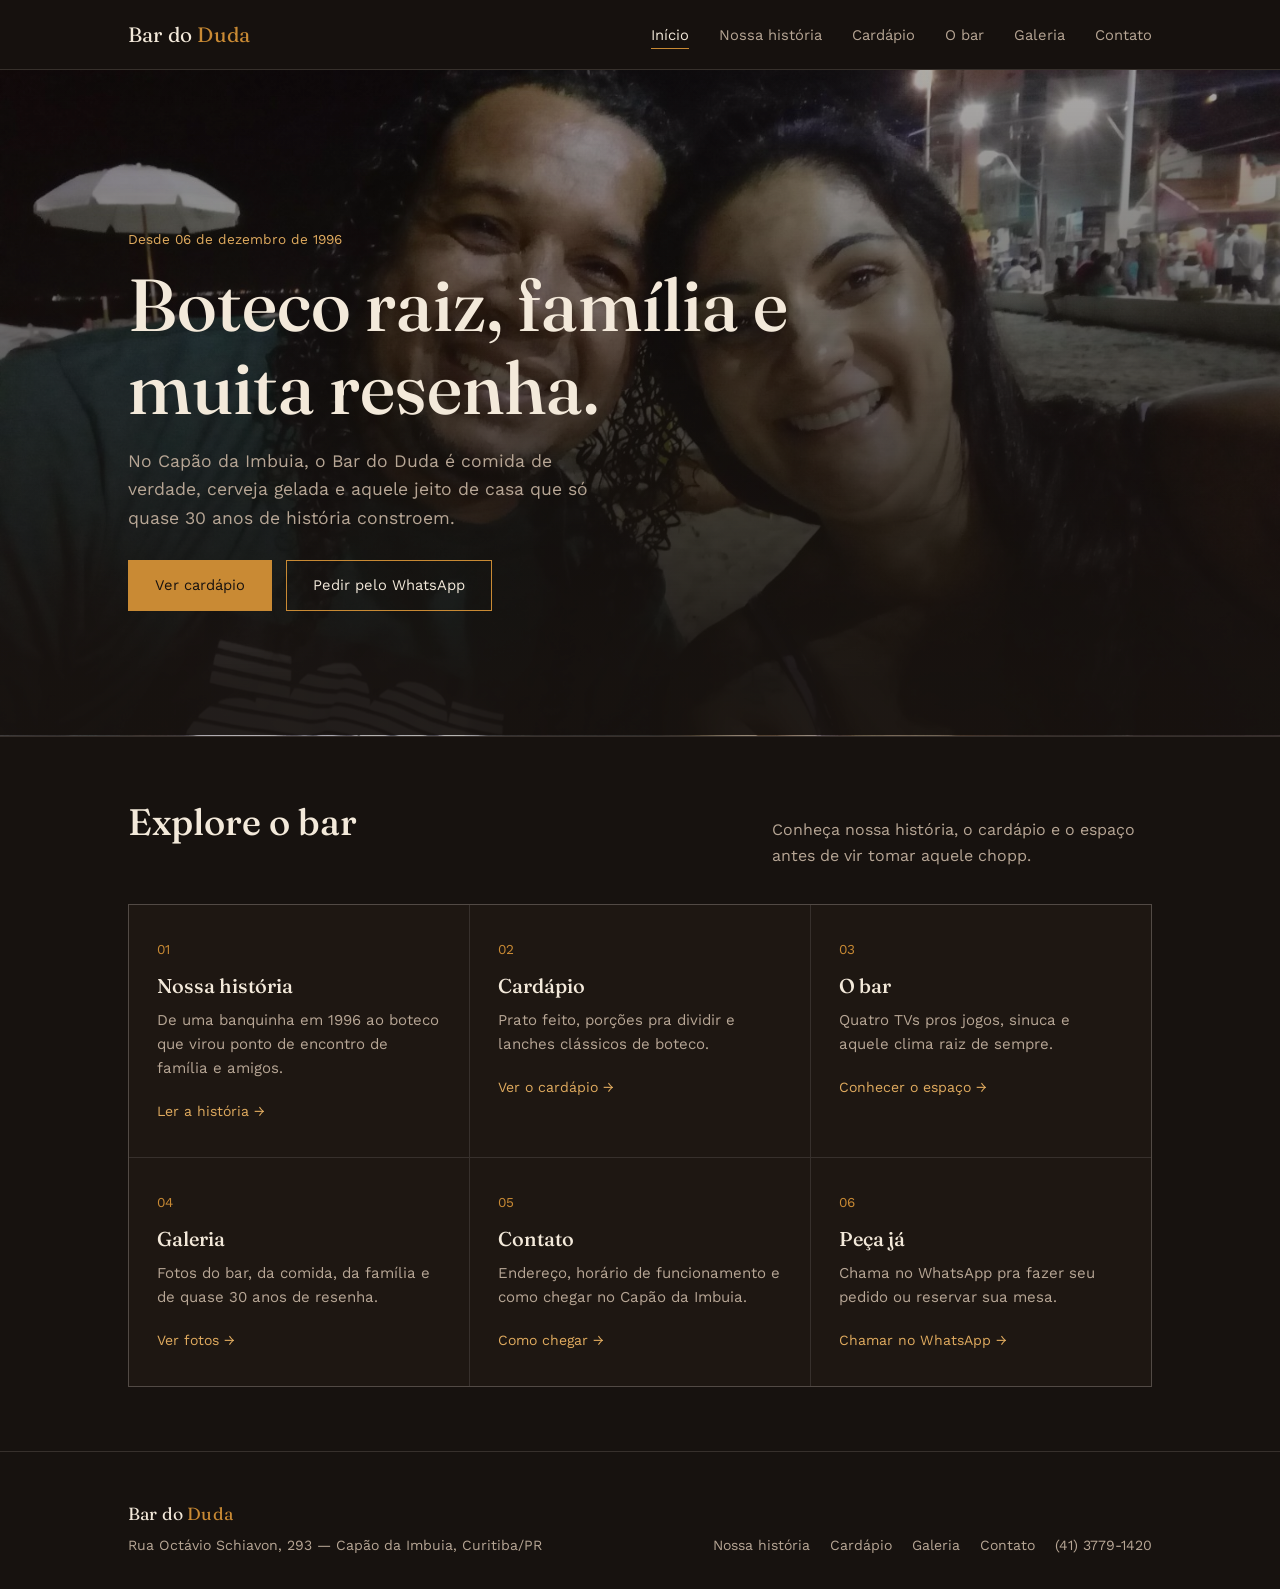
<file: index.html>
<!DOCTYPE html>
<html lang="pt-BR">
<head>
<meta charset="UTF-8">
<meta name="viewport" content="width=device-width, initial-scale=1.0">
<title>Bar do Duda | Boteco Raiz desde 1996</title>
<meta name="description" content="Bar do Duda, boteco raiz em Curitiba desde 1996. Comida de boteco, porções, lanches, sinuca e futebol no Capão da Imbuia.">
<link rel="stylesheet" href="style.css">
</head>
<body>

<header class="site-header">
  <div class="nav-row">
    <a class="wordmark" href="index.html">Bar do <span>Duda</span></a>
    <button class="nav-toggle" aria-label="Abrir menu" onclick="document.querySelector('.primary-nav').classList.toggle('open')">☰</button>
    <nav class="primary-nav">
      <ul>
        <li><a href="index.html" class="active">Início</a></li>
        <li><a href="historia.html">Nossa história</a></li>
        <li><a href="cardapio.html">Cardápio</a></li>
        <li><a href="o-bar.html">O bar</a></li>
        <li><a href="galeria.html">Galeria</a></li>
        <li><a href="contato.html">Contato</a></li>
      </ul>
    </nav>
  </div>
</header>

<section class="home-hero">
  <div class="wrap">
    <div class="eyebrow">Desde 06 de dezembro de 1996</div>
    <h1>Boteco raiz, família e muita resenha.</h1>
    <p class="lede">No Capão da Imbuia, o Bar do Duda é comida de verdade, cerveja gelada e aquele jeito de casa que só quase 30 anos de história constroem.</p>
    <div class="btn-row">
      <a class="btn solid" href="cardapio.html">Ver cardápio</a>
      <a class="btn" href="https://wa.me/554137791420">Pedir pelo WhatsApp</a>
    </div>
  </div>
</section>

<section>
  <div class="wrap">
    <div class="section-head">
      <h2>Explore o bar</h2>
      <p>Conheça nossa história, o cardápio e o espaço antes de vir tomar aquele chopp.</p>
    </div>
    <div class="tile-grid">
      <a class="tile" href="historia.html">
        <span class="num">01</span>
        <h3>Nossa história</h3>
        <p>De uma banquinha em 1996 ao boteco que virou ponto de encontro de família e amigos.</p>
        <span class="go">Ler a história →</span>
      </a>
      <a class="tile" href="cardapio.html">
        <span class="num">02</span>
        <h3>Cardápio</h3>
        <p>Prato feito, porções pra dividir e lanches clássicos de boteco.</p>
        <span class="go">Ver o cardápio →</span>
      </a>
      <a class="tile" href="o-bar.html">
        <span class="num">03</span>
        <h3>O bar</h3>
        <p>Quatro TVs pros jogos, sinuca e aquele clima raiz de sempre.</p>
        <span class="go">Conhecer o espaço →</span>
      </a>
      <a class="tile" href="galeria.html">
        <span class="num">04</span>
        <h3>Galeria</h3>
        <p>Fotos do bar, da comida, da família e de quase 30 anos de resenha.</p>
        <span class="go">Ver fotos →</span>
      </a>
      <a class="tile" href="contato.html">
        <span class="num">05</span>
        <h3>Contato</h3>
        <p>Endereço, horário de funcionamento e como chegar no Capão da Imbuia.</p>
        <span class="go">Como chegar →</span>
      </a>
      <a class="tile" href="https://wa.me/554137791420">
        <span class="num">06</span>
        <h3>Peça já</h3>
        <p>Chama no WhatsApp pra fazer seu pedido ou reservar sua mesa.</p>
        <span class="go">Chamar no WhatsApp →</span>
      </a>
    </div>
  </div>
</section>

<footer class="site-footer">
  <div class="wrap">
    <div class="footer-row">
      <div>
        <div class="wordmark">Bar do <span style="color:var(--copper)">Duda</span></div>
        <p>Rua Octávio Schiavon, 293 — Capão da Imbuia, Curitiba/PR</p>
      </div>
      <div class="footer-links">
        <a href="historia.html">Nossa história</a>
        <a href="cardapio.html">Cardápio</a>
        <a href="galeria.html">Galeria</a>
        <a href="contato.html">Contato</a>
        <a href="https://wa.me/554137791420">(41) 3779-1420</a>
      </div>
    </div>
  </div>
</footer>

</body>
</html>
</file>
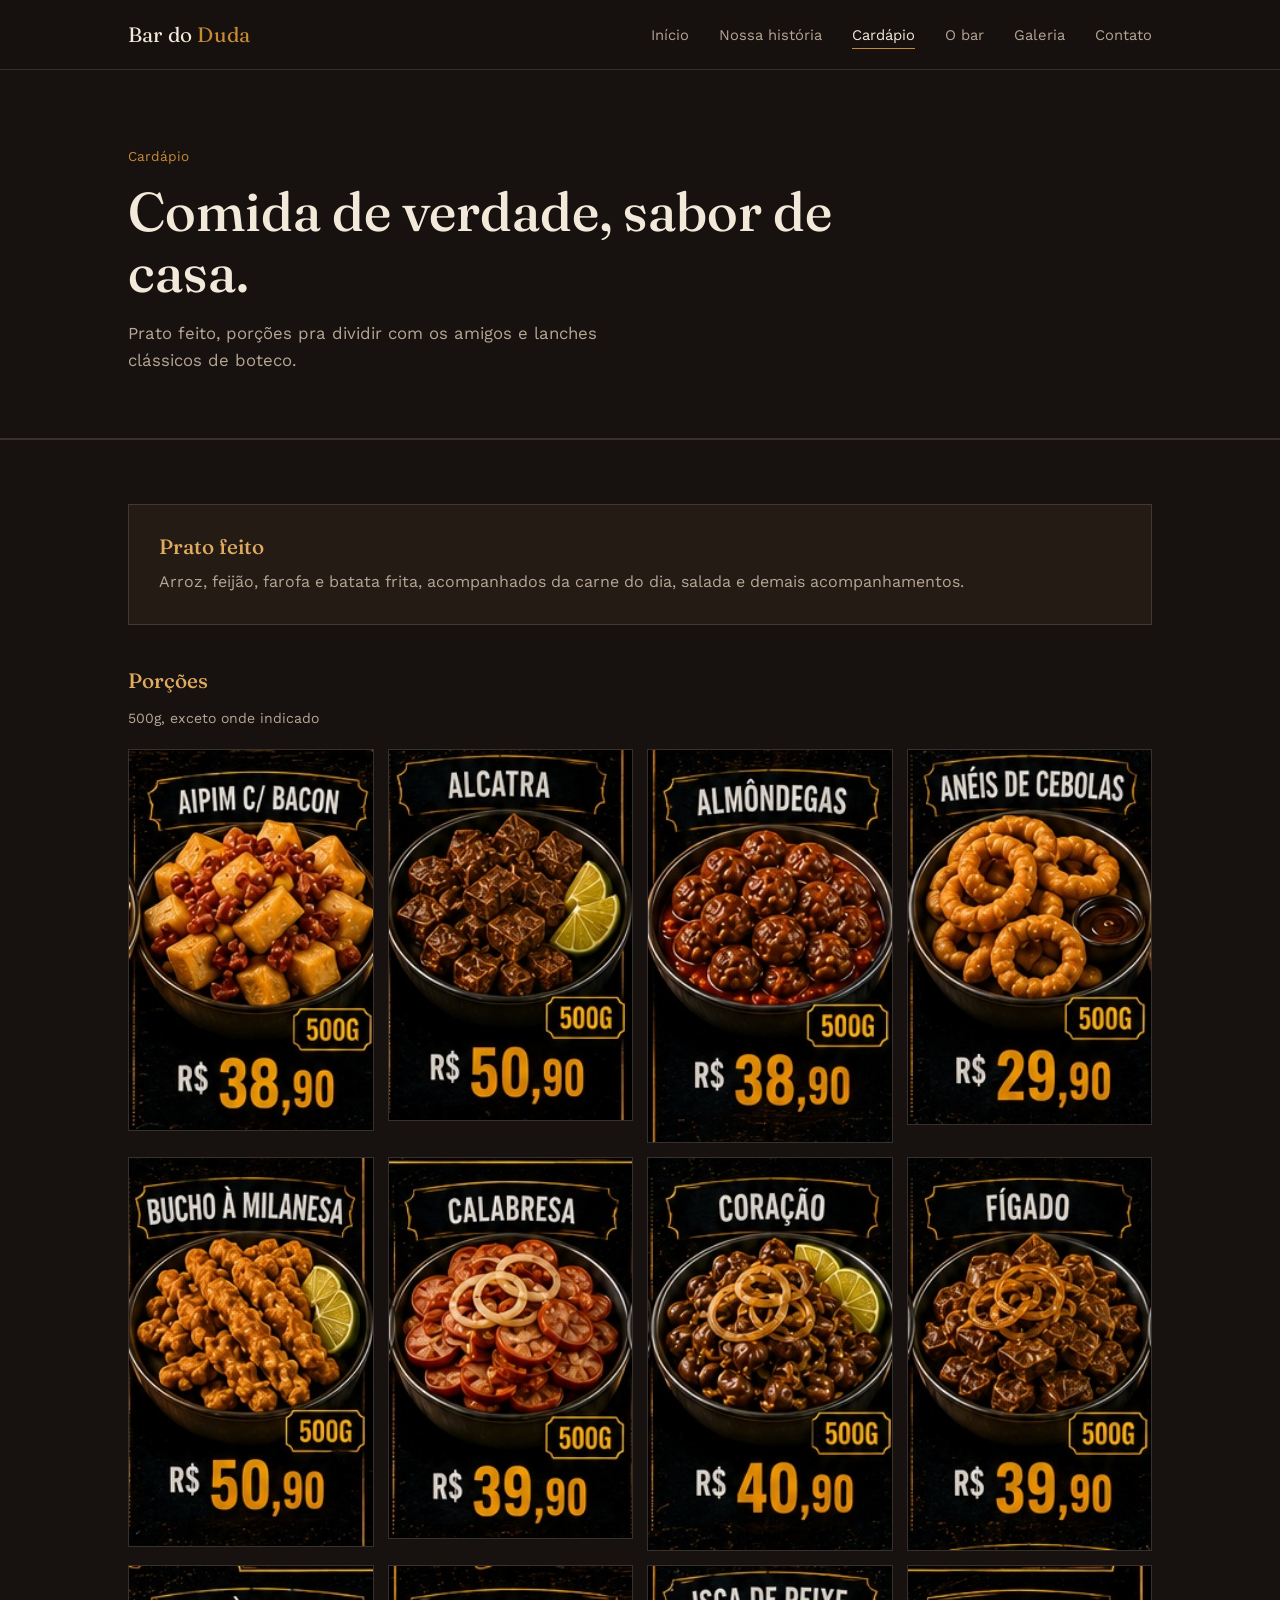
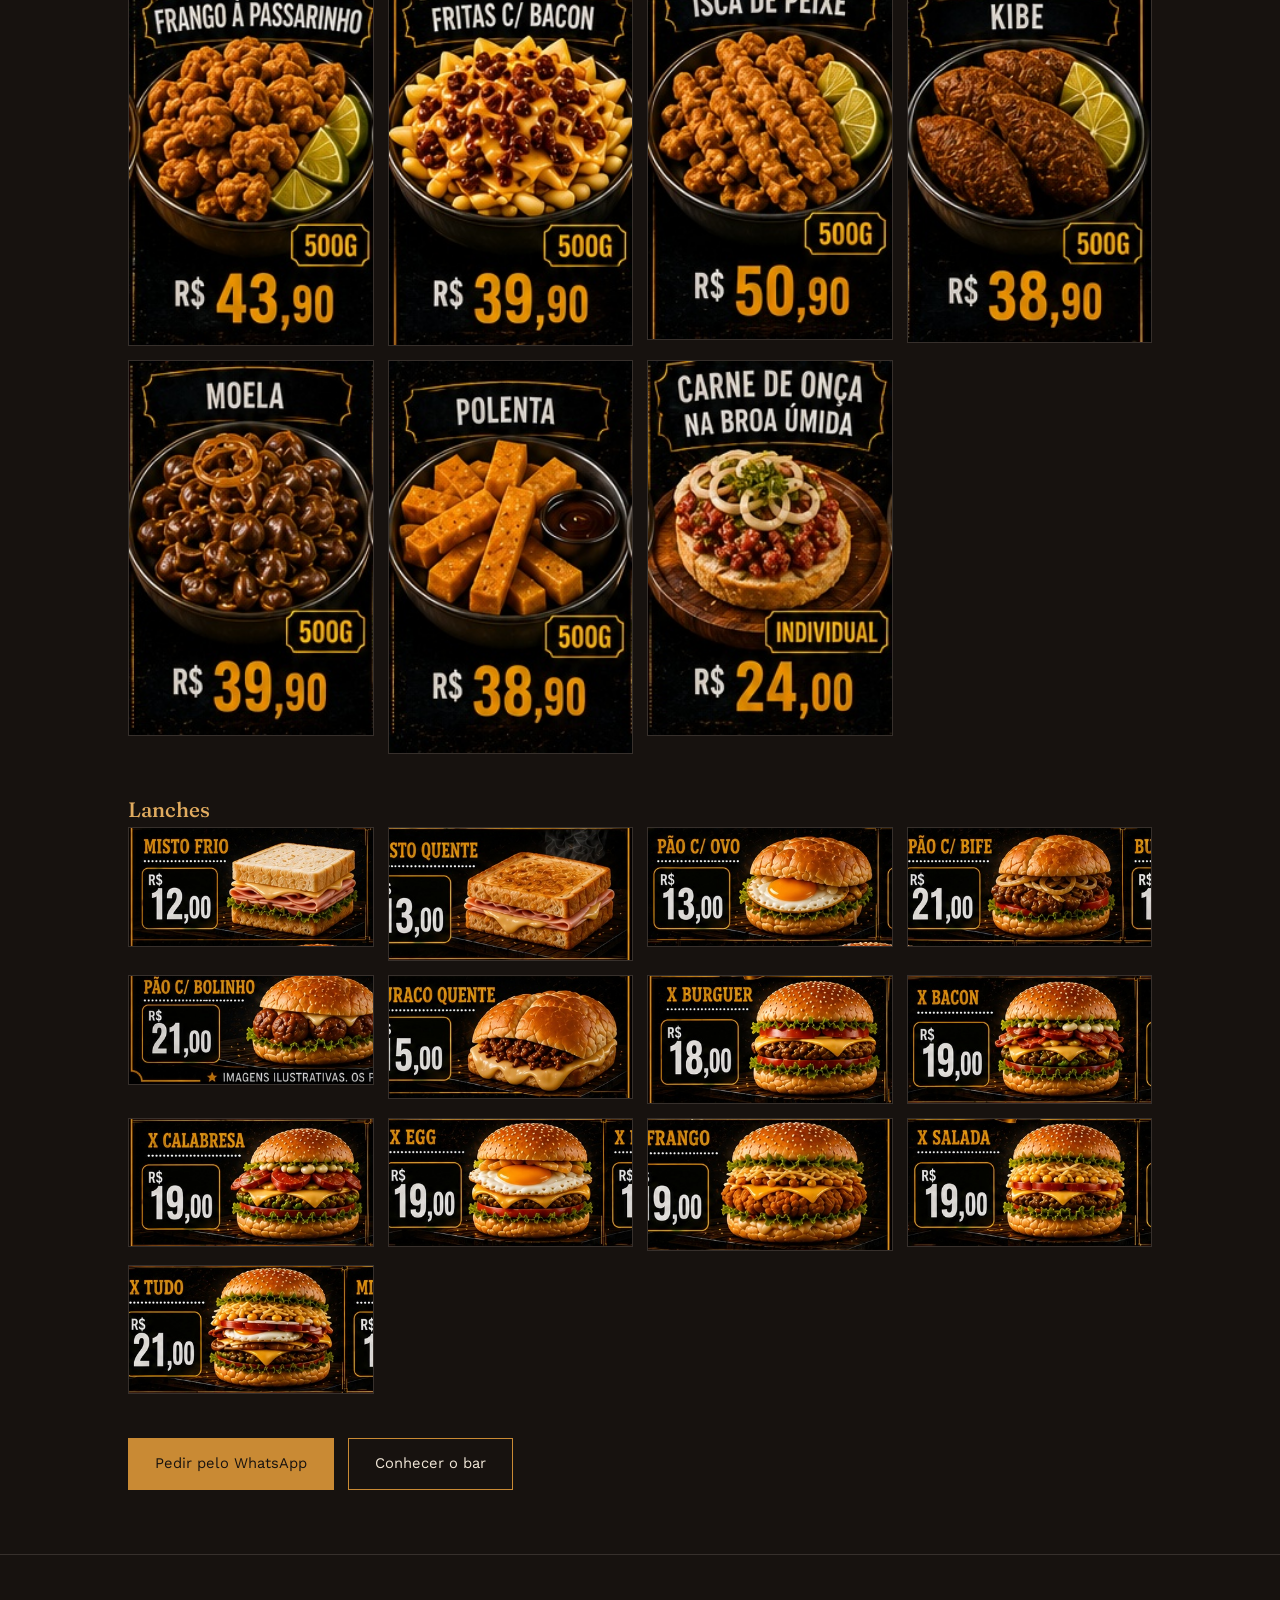
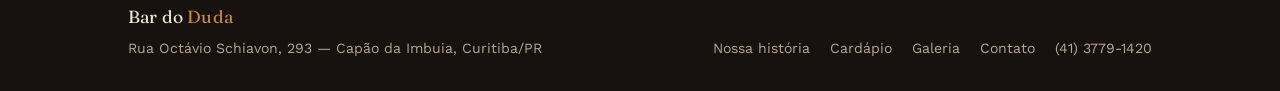
<file: cardapio.html>
<!DOCTYPE html>
<html lang="pt-BR">
<head>
<meta charset="UTF-8">
<meta name="viewport" content="width=device-width, initial-scale=1.0">
<title>Cardápio | Bar do Duda</title>
<meta name="description" content="Cardápio do Bar do Duda: prato feito, porções e lanches de boteco em Curitiba.">
<link rel="stylesheet" href="style.css">
</head>
<body>

<header class="site-header">
  <div class="nav-row">
    <a class="wordmark" href="index.html">Bar do <span>Duda</span></a>
    <button class="nav-toggle" aria-label="Abrir menu" onclick="document.querySelector('.primary-nav').classList.toggle('open')">☰</button>
    <nav class="primary-nav">
      <ul>
        <li><a href="index.html">Início</a></li>
        <li><a href="historia.html">Nossa história</a></li>
        <li><a href="cardapio.html" class="active">Cardápio</a></li>
        <li><a href="o-bar.html">O bar</a></li>
        <li><a href="galeria.html">Galeria</a></li>
        <li><a href="contato.html">Contato</a></li>
      </ul>
    </nav>
  </div>
</header>

<section class="page-hero">
  <div class="wrap">
    <div class="eyebrow">Cardápio</div>
    <h1>Comida de verdade, sabor de casa.</h1>
    <p>Prato feito, porções pra dividir com os amigos e lanches clássicos de boteco.</p>
  </div>
</section>

<section>
  <div class="wrap">

    <div class="plate-feature">
      <h3>Prato feito</h3>
      <p>Arroz, feijão, farofa e batata frita, acompanhados da carne do dia, salada e demais acompanhamentos.</p>
    </div>

    <div class="menu-block">
      <h3>Porções</h3>
      <p class="menu-note">500g, exceto onde indicado</p>
      <div class="dish-grid">
        <img src="assets/aipim_com_bacon.jpg" alt="Aipim com bacon, R$ 38,90, 500g" loading="lazy">
        <img src="assets/alcatra.jpg" alt="Alcatra, R$ 50,90, 500g" loading="lazy">
        <img src="assets/almondegas.jpg" alt="Almôndegas, R$ 38,90, 500g" loading="lazy">
        <img src="assets/aneis_de_cebolas.jpg" alt="Anéis de cebola, R$ 29,90, 500g" loading="lazy">
        <img src="assets/bucho_a_milanesa.jpg" alt="Bucho à milanesa, R$ 50,90, 500g" loading="lazy">
        <img src="assets/calabresa.jpg" alt="Calabresa, R$ 39,90, 500g" loading="lazy">
        <img src="assets/coracao.jpg" alt="Coração, R$ 40,90, 500g" loading="lazy">
        <img src="assets/figado.jpg" alt="Fígado, R$ 39,90, 500g" loading="lazy">
        <img src="assets/frango_a_passarinho.jpg" alt="Frango à passarinho, R$ 43,90, 500g" loading="lazy">
        <img src="assets/fritas_com_bacon.jpg" alt="Fritas com bacon, R$ 39,90, 500g" loading="lazy">
        <img src="assets/isca_de_peixe.jpg" alt="Isca de peixe, R$ 50,90, 500g" loading="lazy">
        <img src="assets/kibe.jpg" alt="Kibe, R$ 38,90, 500g" loading="lazy">
        <img src="assets/moela.jpg" alt="Moela, R$ 39,90, 500g" loading="lazy">
        <img src="assets/polenta.jpg" alt="Polenta, R$ 38,90, 500g" loading="lazy">
        <img src="assets/carne_de_onca.jpg" alt="Carne de onça na broa úmida, individual, R$ 24,00" loading="lazy">
      </div>
    </div>

    <div class="menu-block">
      <h3>Lanches</h3>
      <div class="dish-grid">
        <img src="assets/misto_frio.jpg" alt="Misto frio, R$ 12,00" loading="lazy">
        <img src="assets/misto_quente.jpg" alt="Misto quente, R$ 13,00" loading="lazy">
        <img src="assets/pao_com_ovo.jpg" alt="Pão com ovo, R$ 13,00" loading="lazy">
        <img src="assets/pao_com_bife.jpg" alt="Pão com bife, R$ 21,00" loading="lazy">
        <img src="assets/pao_com_bolinho.jpg" alt="Pão com bolinho, R$ 21,00" loading="lazy">
        <img src="assets/buraco_quente.jpg" alt="Buraco quente, R$ 15,00" loading="lazy">
        <img src="assets/x_burguer.jpg" alt="X-Burguer, R$ 18,00" loading="lazy">
        <img src="assets/x_bacon.jpg" alt="X-Bacon, R$ 19,00" loading="lazy">
        <img src="assets/x_calabresa.jpg" alt="X-Calabresa, R$ 19,00" loading="lazy">
        <img src="assets/x_egg.jpg" alt="X-Egg, R$ 19,00" loading="lazy">
        <img src="assets/x_frango.jpg" alt="X-Frango, R$ 19,00" loading="lazy">
        <img src="assets/x_salada.jpg" alt="X-Salada, R$ 19,00" loading="lazy">
        <img src="assets/x_tudo.jpg" alt="X-Tudo, R$ 21,00" loading="lazy">
      </div>
    </div>

    <div class="btn-row">
      <a class="btn solid" href="https://wa.me/554137791420">Pedir pelo WhatsApp</a>
      <a class="btn" href="o-bar.html">Conhecer o bar</a>
    </div>
  </div>
</section>

<footer class="site-footer">
  <div class="wrap">
    <div class="footer-row">
      <div>
        <div class="wordmark">Bar do <span style="color:var(--copper)">Duda</span></div>
        <p>Rua Octávio Schiavon, 293 — Capão da Imbuia, Curitiba/PR</p>
      </div>
      <div class="footer-links">
        <a href="historia.html">Nossa história</a>
        <a href="cardapio.html">Cardápio</a>
        <a href="galeria.html">Galeria</a>
        <a href="contato.html">Contato</a>
        <a href="https://wa.me/554137791420">(41) 3779-1420</a>
      </div>
    </div>
  </div>
</footer>

</body>
</html>
</file>
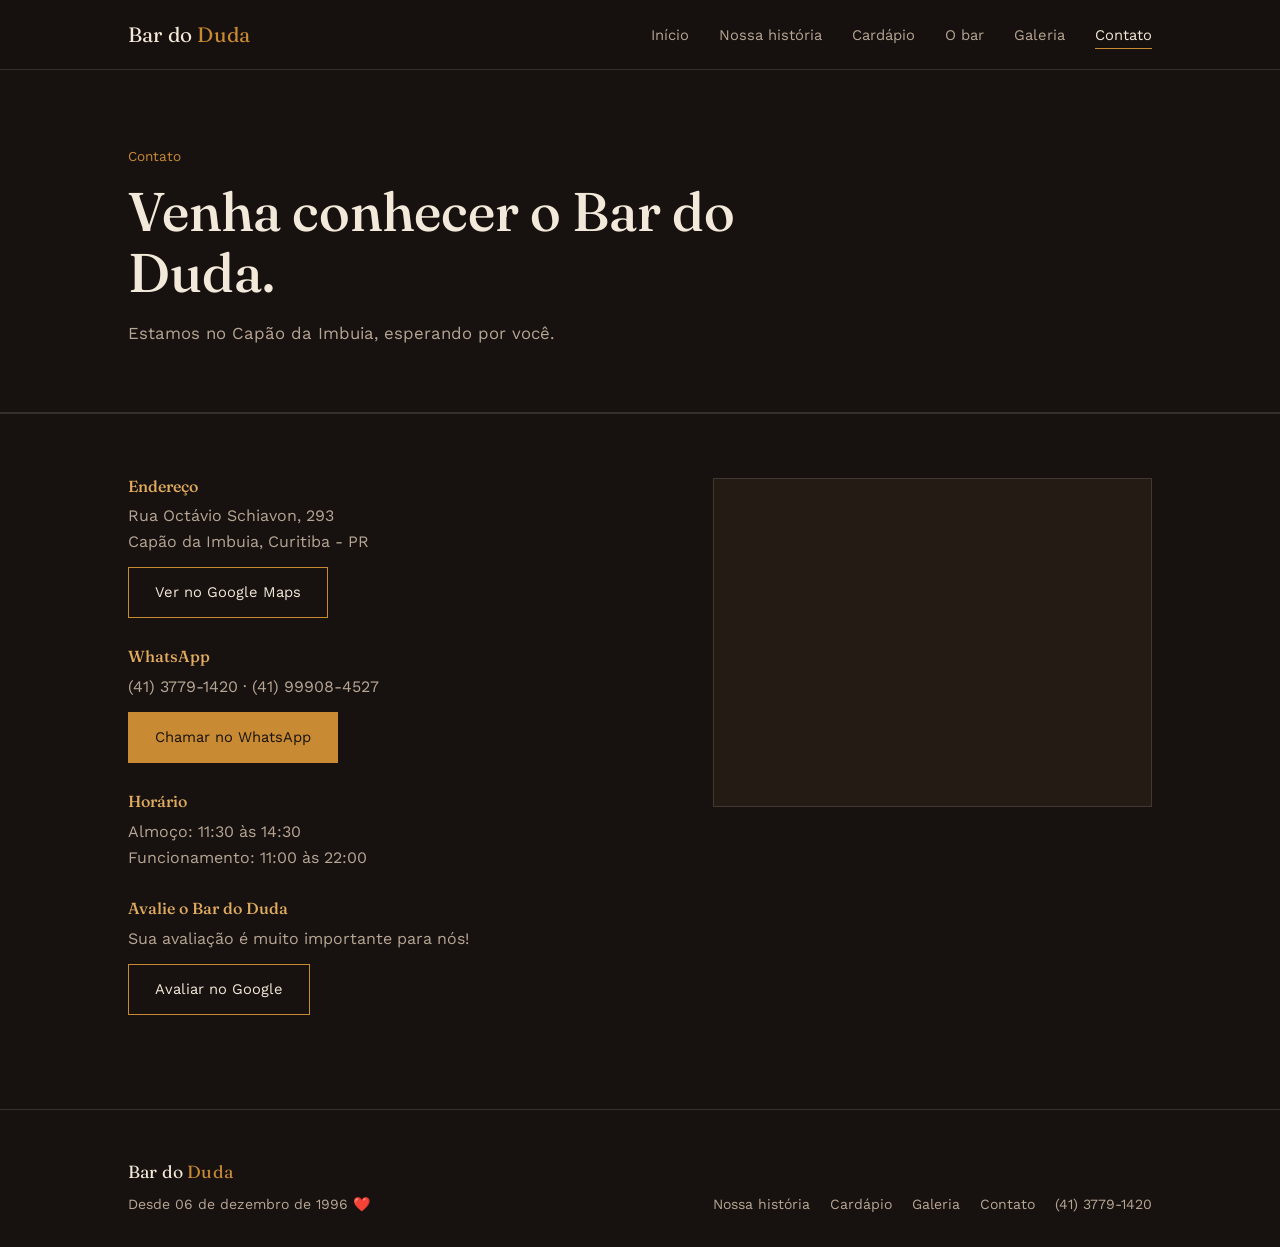
<file: contato.html>
<!DOCTYPE html>
<html lang="pt-BR">
<head>
<meta charset="UTF-8">
<meta name="viewport" content="width=device-width, initial-scale=1.0">
<title>Contato | Bar do Duda</title>
<meta name="description" content="Endereço, WhatsApp e horário de funcionamento do Bar do Duda, no Capão da Imbuia, Curitiba.">
<link rel="stylesheet" href="style.css">
</head>
<body>

<header class="site-header">
  <div class="nav-row">
    <a class="wordmark" href="index.html">Bar do <span>Duda</span></a>
    <button class="nav-toggle" aria-label="Abrir menu" onclick="document.querySelector('.primary-nav').classList.toggle('open')">☰</button>
    <nav class="primary-nav">
      <ul>
        <li><a href="index.html">Início</a></li>
        <li><a href="historia.html">Nossa história</a></li>
        <li><a href="cardapio.html">Cardápio</a></li>
        <li><a href="o-bar.html">O bar</a></li>
        <li><a href="galeria.html">Galeria</a></li>
        <li><a href="contato.html" class="active">Contato</a></li>
      </ul>
    </nav>
  </div>
</header>

<section class="page-hero">
  <div class="wrap">
    <div class="eyebrow">Contato</div>
    <h1>Venha conhecer o Bar do Duda.</h1>
    <p>Estamos no Capão da Imbuia, esperando por você.</p>
  </div>
</section>

<section>
  <div class="wrap">
    <div class="contact-grid">
      <div>
        <div class="contact-item">
          <h3>Endereço</h3>
          <p>Rua Octávio Schiavon, 293<br>Capão da Imbuia, Curitiba - PR</p>
          <a class="btn" href="https://maps.app.goo.gl/rsck9L547ZEDQYLW6">Ver no Google Maps</a>
        </div>
        <div class="contact-item">
          <h3>WhatsApp</h3>
          <p>(41) 3779-1420 · (41) 99908-4527</p>
          <a class="btn solid" href="https://wa.me/554137791420">Chamar no WhatsApp</a>
        </div>
        <div class="contact-item">
          <h3>Horário</h3>
          <p>Almoço: 11:30 às 14:30<br>Funcionamento: 11:00 às 22:00</p>
        </div>
        <div class="contact-item">
          <h3>Avalie o Bar do Duda</h3>
          <p>Sua avaliação é muito importante para nós!</p>
          <a class="btn" href="https://maps.app.goo.gl/rsck9L547ZEDQYLW6">Avaliar no Google</a>
        </div>
      </div>
      <a class="map-frame" href="https://maps.app.goo.gl/rsck9L547ZEDQYLW6" aria-label="Ver localização no Google Maps"></a>
    </div>
  </div>
</section>

<footer class="site-footer">
  <div class="wrap">
    <div class="footer-row">
      <div>
        <div class="wordmark">Bar do <span style="color:var(--copper)">Duda</span></div>
        <p>Desde 06 de dezembro de 1996 ❤️</p>
      </div>
      <div class="footer-links">
        <a href="historia.html">Nossa história</a>
        <a href="cardapio.html">Cardápio</a>
        <a href="galeria.html">Galeria</a>
        <a href="contato.html">Contato</a>
        <a href="https://wa.me/554137791420">(41) 3779-1420</a>
      </div>
    </div>
  </div>
</footer>

</body>
</html>
</file>
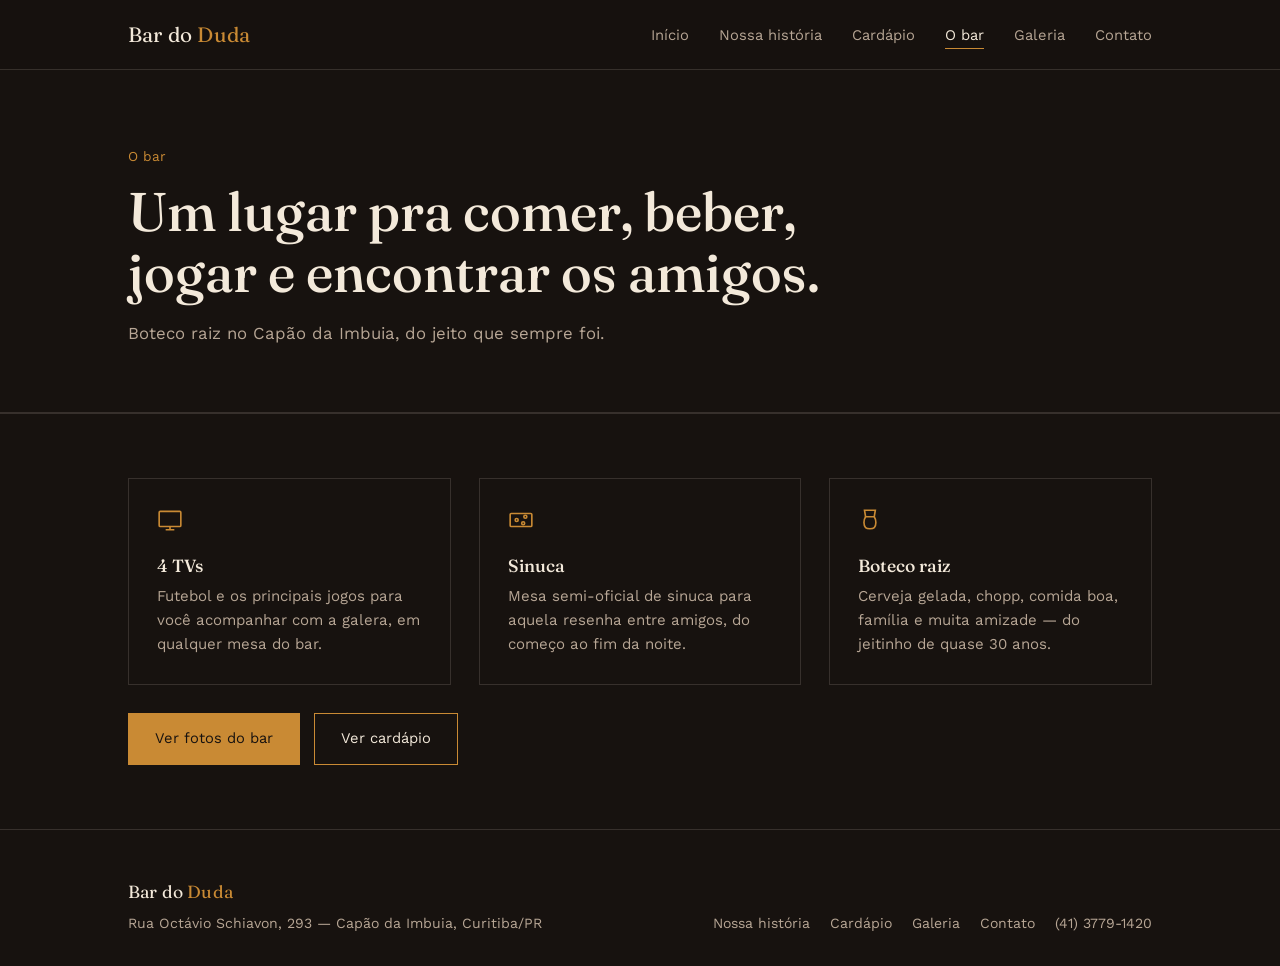
<file: o-bar.html>
<!DOCTYPE html>
<html lang="pt-BR">
<head>
<meta charset="UTF-8">
<meta name="viewport" content="width=device-width, initial-scale=1.0">
<title>O Bar | Bar do Duda</title>
<meta name="description" content="Conheça o espaço do Bar do Duda: TVs para os jogos, sinuca e o clima raiz de boteco em Curitiba.">
<link rel="stylesheet" href="style.css">
</head>
<body>

<header class="site-header">
  <div class="nav-row">
    <a class="wordmark" href="index.html">Bar do <span>Duda</span></a>
    <button class="nav-toggle" aria-label="Abrir menu" onclick="document.querySelector('.primary-nav').classList.toggle('open')">☰</button>
    <nav class="primary-nav">
      <ul>
        <li><a href="index.html">Início</a></li>
        <li><a href="historia.html">Nossa história</a></li>
        <li><a href="cardapio.html">Cardápio</a></li>
        <li><a href="o-bar.html" class="active">O bar</a></li>
        <li><a href="galeria.html">Galeria</a></li>
        <li><a href="contato.html">Contato</a></li>
      </ul>
    </nav>
  </div>
</header>

<section class="page-hero">
  <div class="wrap">
    <div class="eyebrow">O bar</div>
    <h1>Um lugar pra comer, beber, jogar e encontrar os amigos.</h1>
    <p>Boteco raiz no Capão da Imbuia, do jeito que sempre foi.</p>
  </div>
</section>

<section>
  <div class="wrap">
    <div class="info-grid">
      <div class="info-card">
        <svg viewBox="0 0 24 24" fill="none" stroke="currentColor" stroke-width="1.5"><rect x="2" y="4" width="20" height="14" rx="1"/><path d="M8 21h8M12 18v3"/></svg>
        <h3>4 TVs</h3>
        <p>Futebol e os principais jogos para você acompanhar com a galera, em qualquer mesa do bar.</p>
      </div>
      <div class="info-card">
        <svg viewBox="0 0 24 24" fill="none" stroke="currentColor" stroke-width="1.5"><rect x="2" y="6" width="20" height="12" rx="1"/><circle cx="8" cy="12" r="1.4"/><circle cx="16" cy="9" r="1.4"/><circle cx="14" cy="15" r="1.4"/></svg>
        <h3>Sinuca</h3>
        <p>Mesa semi-oficial de sinuca para aquela resenha entre amigos, do começo ao fim da noite.</p>
      </div>
      <div class="info-card">
        <svg viewBox="0 0 24 24" fill="none" stroke="currentColor" stroke-width="1.5"><path d="M6 3h10l-1 6H7L6 3z"/><path d="M7 9c-2 3-2 8 0 10 1.5 1.5 6.5 1.5 8 0 2-2 2-7 0-10"/></svg>
        <h3>Boteco raiz</h3>
        <p>Cerveja gelada, chopp, comida boa, família e muita amizade — do jeitinho de quase 30 anos.</p>
      </div>
    </div>

    <div class="btn-row">
      <a class="btn solid" href="galeria.html">Ver fotos do bar</a>
      <a class="btn" href="cardapio.html">Ver cardápio</a>
    </div>
  </div>
</section>

<footer class="site-footer">
  <div class="wrap">
    <div class="footer-row">
      <div>
        <div class="wordmark">Bar do <span style="color:var(--copper)">Duda</span></div>
        <p>Rua Octávio Schiavon, 293 — Capão da Imbuia, Curitiba/PR</p>
      </div>
      <div class="footer-links">
        <a href="historia.html">Nossa história</a>
        <a href="cardapio.html">Cardápio</a>
        <a href="galeria.html">Galeria</a>
        <a href="contato.html">Contato</a>
        <a href="https://wa.me/554137791420">(41) 3779-1420</a>
      </div>
    </div>
  </div>
</footer>

</body>
</html>
</file>
<file: style.css>
@import url('https://fonts.googleapis.com/css2?family=Fraunces:opsz,wght@9..144,300;9..144,500;9..144,600&family=Work+Sans:wght@400;500;600&display=swap');

:root {
  --bg: #17120f;
  --bg-soft: #1e1712;
  --bg-card: #241b15;
  --ink: #f3e9da;
  --ink-muted: #b7a695;
  --copper: #c98a34;
  --copper-soft: #e0ab5f;
  --brick: #8a3423;
  --line: rgba(243, 233, 218, 0.14);
}

* { box-sizing: border-box; }

html { scroll-behavior: smooth; }

body {
  margin: 0;
  background: var(--bg);
  color: var(--ink);
  font-family: 'Work Sans', sans-serif;
  font-size: 16px;
  line-height: 1.6;
  -webkit-font-smoothing: antialiased;
}

h1, h2, h3, .display {
  font-family: 'Fraunces', serif;
  font-weight: 500;
  margin: 0;
  line-height: 1.12;
}

a { color: inherit; text-decoration: none; }

img { max-width: 100%; display: block; }

.wrap {
  max-width: 1080px;
  margin: 0 auto;
  padding: 0 28px;
}

/* Header / nav */
header.site-header {
  position: sticky;
  top: 0;
  z-index: 50;
  background: rgba(23, 18, 15, 0.92);
  backdrop-filter: blur(8px);
  border-bottom: 1px solid var(--line);
}

.nav-row {
  display: flex;
  align-items: center;
  justify-content: space-between;
  padding: 18px 28px;
  max-width: 1080px;
  margin: 0 auto;
}

.wordmark {
  font-family: 'Fraunces', serif;
  font-size: 1.3rem;
  letter-spacing: 0.01em;
}

.wordmark span { color: var(--copper); }

nav.primary-nav ul {
  list-style: none;
  display: flex;
  gap: 30px;
  margin: 0;
  padding: 0;
}

nav.primary-nav a {
  font-size: 0.92rem;
  color: var(--ink-muted);
  padding-bottom: 4px;
  border-bottom: 1px solid transparent;
  transition: color 0.2s, border-color 0.2s;
}

nav.primary-nav a:hover,
nav.primary-nav a.active {
  color: var(--ink);
  border-color: var(--copper);
}

.nav-toggle {
  display: none;
  background: none;
  border: 1px solid var(--line);
  color: var(--ink);
  width: 40px;
  height: 40px;
  font-size: 1.1rem;
  cursor: pointer;
}

/* Page hero (interior pages) */
.page-hero {
  padding: 76px 0 48px;
  border-bottom: 1px solid var(--line);
}

.eyebrow {
  color: var(--copper);
  font-size: 0.85rem;
  margin-bottom: 14px;
}

.page-hero h1 {
  font-size: clamp(2.3rem, 5vw, 3.4rem);
  max-width: 720px;
}

.page-hero p {
  color: var(--ink-muted);
  max-width: 540px;
  margin-top: 16px;
  font-size: 1.05rem;
}

section { padding: 64px 0; }
section + section { border-top: 1px solid var(--line); }

.section-head {
  display: flex;
  align-items: baseline;
  justify-content: space-between;
  gap: 24px;
  margin-bottom: 36px;
  flex-wrap: wrap;
}

.section-head h2 {
  font-size: clamp(1.7rem, 3vw, 2.3rem);
}

.section-head p {
  color: var(--ink-muted);
  max-width: 380px;
  margin: 0;
}

/* Buttons */
.btn {
  display: inline-block;
  padding: 13px 26px;
  border: 1px solid var(--copper);
  color: var(--ink);
  font-size: 0.92rem;
  transition: background 0.2s, color 0.2s;
}

.btn:hover { background: var(--copper); color: #17120f; }

.btn.solid {
  background: var(--copper);
  color: #17120f;
  border-color: var(--copper);
}

.btn.solid:hover { background: var(--copper-soft); border-color: var(--copper-soft); }

.btn-row { display: flex; gap: 14px; flex-wrap: wrap; margin-top: 28px; }

/* Cards / grid used on homepage */
.tile-grid {
  display: grid;
  grid-template-columns: repeat(3, 1fr);
  gap: 1px;
  background: var(--line);
  border: 1px solid var(--line);
}

.tile {
  background: var(--bg-soft);
  padding: 34px 28px;
  transition: background 0.2s;
}

.tile:hover { background: var(--bg-card); }

.tile .num { color: var(--copper); font-size: 0.85rem; display: block; margin-bottom: 14px; }
.tile h3 { font-size: 1.25rem; margin-bottom: 10px; }
.tile p { color: var(--ink-muted); font-size: 0.94rem; margin: 0 0 18px; }
.tile .go { color: var(--copper-soft); font-size: 0.88rem; }

/* Gallery grid */
.gallery-grid {
  display: grid;
  grid-template-columns: repeat(3, 1fr);
  gap: 6px;
}

.gallery-grid a {
  display: block;
  overflow: hidden;
  aspect-ratio: 4 / 3;
  background: var(--bg-card);
}

.gallery-grid img {
  width: 100%;
  height: 100%;
  object-fit: cover;
  transition: transform 0.4s ease;
}

.gallery-grid a:hover img { transform: scale(1.05); }

/* Menu tables */
.menu-block { margin-bottom: 44px; }
.menu-block h3 {
  font-size: 1.3rem;
  color: var(--copper-soft);
  margin-bottom: 6px;
}
.menu-block .menu-note {
  color: var(--ink-muted);
  font-size: 0.88rem;
  margin-bottom: 20px;
}

.menu-list { list-style: none; margin: 0; padding: 0; }

.menu-list li {
  display: flex;
  justify-content: space-between;
  gap: 16px;
  padding: 13px 0;
  border-bottom: 1px solid var(--line);
  font-size: 0.98rem;
}

.menu-list li span:first-child { color: var(--ink); }
.menu-list li span:last-child { color: var(--copper-soft); white-space: nowrap; font-family: 'Fraunces', serif; }

.plate-feature {
  background: var(--bg-card);
  border: 1px solid var(--line);
  padding: 30px;
  margin-bottom: 44px;
}

.plate-feature h3 { color: var(--copper-soft); font-size: 1.3rem; margin-bottom: 10px; }
.plate-feature p { color: var(--ink-muted); margin: 0; }

.dish-grid {
  display: grid;
  grid-template-columns: repeat(4, 1fr);
  gap: 14px;
}

.dish-grid img {
  width: 100%;
  border: 1px solid var(--line);
}

@media (max-width: 700px) {
  .dish-grid { grid-template-columns: repeat(2, 1fr); }
}

.timeline { border-left: 1px solid var(--line); margin-left: 6px; }

.timeline-item {
  position: relative;
  padding: 4px 0 40px 34px;
}

.timeline-item::before {
  content: '';
  position: absolute;
  left: -5px;
  top: 8px;
  width: 9px;
  height: 9px;
  background: var(--copper);
  border-radius: 50%;
}

.timeline-item .year {
  font-family: 'Fraunces', serif;
  color: var(--copper-soft);
  font-size: 1.1rem;
  display: block;
  margin-bottom: 8px;
}

.timeline-item p { color: var(--ink-muted); margin: 0; max-width: 560px; }

.story-quote {
  font-family: 'Fraunces', serif;
  font-size: 1.4rem;
  font-style: italic;
  color: var(--ink);
  max-width: 620px;
  border-left: 2px solid var(--copper);
  padding-left: 24px;
  margin: 48px 0;
}

.story-photos {
  display: grid;
  grid-template-columns: 1fr 1fr;
  gap: 16px;
  margin: 44px 0;
}

.story-photos figure { margin: 0; }
.story-photos img { width: 100%; border: 1px solid var(--line); }
.story-photos figcaption {
  color: var(--ink-muted);
  font-size: 0.85rem;
  margin-top: 10px;
}

@media (max-width: 700px) {
  .story-photos { grid-template-columns: 1fr; }
}

.info-grid {
  display: grid;
  grid-template-columns: repeat(3, 1fr);
  gap: 28px;
}

.info-card {
  border: 1px solid var(--line);
  padding: 28px;
}

.info-card svg { width: 26px; height: 26px; color: var(--copper); margin-bottom: 16px; }
.info-card h3 { font-size: 1.1rem; margin-bottom: 8px; }
.info-card p { color: var(--ink-muted); margin: 0; font-size: 0.94rem; }

.contact-grid {
  display: grid;
  grid-template-columns: 1.1fr 0.9fr;
  gap: 48px;
  align-items: start;
}

.contact-item { margin-bottom: 30px; }
.contact-item h3 { font-size: 1rem; color: var(--copper-soft); margin-bottom: 8px; }
.contact-item p { color: var(--ink-muted); margin: 0 0 12px; }

.map-frame {
  border: 1px solid var(--line);
  aspect-ratio: 4/3;
  background: var(--bg-card) url('https://www.bardodudacuritiba.com.br/assets/foto_02.jpeg') center/cover;
}

/* Home hero */
.home-hero {
  position: relative;
  min-height: 74vh;
  display: flex;
  align-items: flex-end;
  background: linear-gradient(180deg, rgba(23,18,15,0.35) 0%, rgba(23,18,15,0.95) 92%), url('assets/capa-duda.jpg') center/cover;
  background-position: center 25%;
  border-bottom: 1px solid var(--line);
}

.home-hero .wrap { padding-bottom: 60px; width: 100%; }
.home-hero .eyebrow { color: var(--copper-soft); }
.home-hero h1 { font-size: clamp(2.6rem, 7vw, 4.6rem); max-width: 760px; }
.home-hero p.lede { color: var(--ink-muted); max-width: 480px; margin-top: 18px; font-size: 1.1rem; }

/* Footer */
footer.site-footer {
  border-top: 1px solid var(--line);
  padding: 48px 0 32px;
}

.footer-row {
  display: flex;
  justify-content: space-between;
  align-items: flex-end;
  flex-wrap: wrap;
  gap: 24px;
}

.footer-row .wordmark { font-size: 1.1rem; }
.footer-row p { color: var(--ink-muted); font-size: 0.88rem; margin: 6px 0 0; }
.footer-links { display: flex; gap: 20px; flex-wrap: wrap; }
.footer-links a { color: var(--ink-muted); font-size: 0.88rem; }
.footer-links a:hover { color: var(--copper-soft); }

@media (max-width: 860px) {
  .tile-grid { grid-template-columns: 1fr; }
  .gallery-grid { grid-template-columns: repeat(2, 1fr); }
  .info-grid { grid-template-columns: 1fr; }
  .contact-grid { grid-template-columns: 1fr; }
  .dish-grid { grid-template-columns: repeat(3, 1fr); }
}

@media (max-width: 700px) {
  nav.primary-nav { position: fixed; inset: 66px 0 0 0; background: var(--bg); padding: 20px 28px; display: none; }
  nav.primary-nav.open { display: block; }
  nav.primary-nav ul { flex-direction: column; gap: 4px; }
  nav.primary-nav a { display: block; padding: 14px 0; border-bottom: 1px solid var(--line); }
  .nav-toggle { display: block; }
}

@media (prefers-reduced-motion: reduce) {
  * { transition: none !important; }
}
</file>
